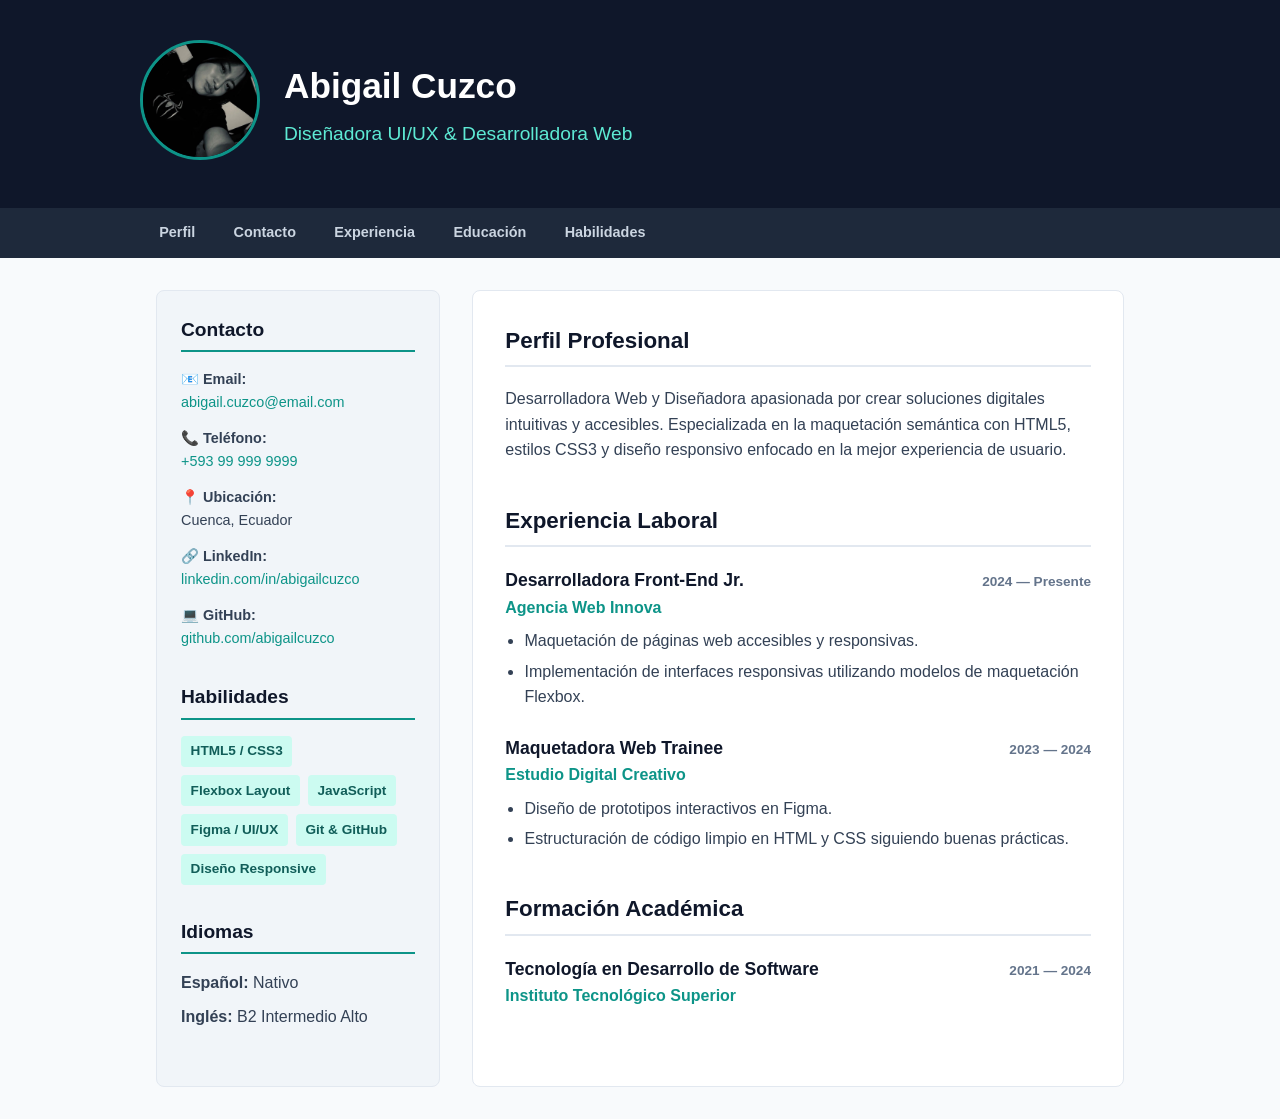
<file: index.html>
<!DOCTYPE html>
<html lang="es">
<head>
    <meta charset="UTF-8">
    <meta name="viewport" content="width=device-width, initial-scale=1.0">
    <title>CV - Abigail Cuzco</title>
    <!-- Enlace al archivo CSS externo -->
    <link rel="stylesheet" href="styles.css">
</head>
<body>

    <!-- ========================================== -->
    <!-- HEADER: Datos Personales (Foto + Nombre)   -->
    <!-- Uso de Flexbox: align-items, justify-content -->
    <!-- ========================================== -->
    <header class="header">
        <div class="header-container">
            <div class="profile-photo">
                <img src="foto.png" alt="Foto de Abigail Cuzco">
            </div>
            <div class="header-text">
                <h1>Abigail Cuzco</h1>
                <p class="job-title">Diseñadora UI/UX & Desarrolladora Web</p>
            </div>
        </div>
    </header>

    <!-- MENÚ DE NAVEGACIÓN (Flexbox: flex-direction, justify-content) -->
    <nav class="nav-bar">
        <ul>
            <li><a href="#perfil">Perfil</a></li>
            <li><a href="#contacto">Contacto</a></li>
            <li><a href="#experiencia">Experiencia</a></li>
            <li><a href="#educacion">Educación</a></li>
            <li><a href="#habilidades">Habilidades</a></li>
        </ul>
    </nav>

    <!-- ========================================== -->
    <!-- CONTENEDOR PRINCIPAL EN DOS COLUMNAS       -->
    <!-- Uso de Flexbox: display: flex, gap         -->
    <!-- ========================================== -->
    <div class="cv-layout">

        <!-- COLUMNA IZQUIERDA: Sidebar (Contacto, Habilidades e Idiomas) -->
        <aside class="sidebar">
            
            <!-- SECCIÓN: Datos de Contacto -->
            <section id="contacto" class="sidebar-section">
                <h2>Contacto</h2>
                <ul class="contact-list">
                    <li>📧 <strong>Email:</strong><br><a href="mailto:abigail.cuzco@email.com">abigail.cuzco@email.com</a></li>
                    <li>📞 <strong>Teléfono:</strong><br><a href="tel:+593999999999">+593 99 999 9999</a></li>
                    <li>📍 <strong>Ubicación:</strong><br>Cuenca, Ecuador</li>
                    <li>🔗 <strong>LinkedIn:</strong><br><a href="https://linkedin.com" target="_blank">linkedin.com/in/abigailcuzco</a></li>
                    <li>💻 <strong>GitHub:</strong><br><a href="https://github.com" target="_blank">github.com/abigailcuzco</a></li>
                </ul>
            </section>

            <!-- SECCIÓN: Habilidades -->
            <section id="habilidades" class="sidebar-section">
                <h2>Habilidades</h2>
                <div class="skills-container">
                    <span class="skill-tag">HTML5 / CSS3</span>
                    <span class="skill-tag">Flexbox Layout</span>
                    <span class="skill-tag">JavaScript</span>
                    <span class="skill-tag">Figma / UI/UX</span>
                    <span class="skill-tag">Git & GitHub</span>
                    <span class="skill-tag">Diseño Responsive</span>
                </div>
            </section>

            <!-- SECCIÓN: Idiomas -->
            <section class="sidebar-section">
                <h2>Idiomas</h2>
                <ul class="info-list">
                    <li><strong>Español:</strong> Nativo</li>
                    <li><strong>Inglés:</strong> B2 Intermedio Alto</li>
                </ul>
            </section>
        </aside>

        <!-- COLUMNA DERECHA: Main Content (Perfil, Experiencia, Educación) -->
        <main class="main-content">

            <!-- Perfil Profesional -->
            <section id="perfil" class="main-section">
                <h2>Perfil Profesional</h2>
                <p>
                    Desarrolladora Web y Diseñadora apasionada por crear soluciones digitales intuitivas y accesibles. Especializada en la maquetación semántica con HTML5, estilos CSS3 y diseño responsivo enfocado en la mejor experiencia de usuario.
                </p>
            </section>

            <!-- Experiencia Laboral -->
            <section id="experiencia" class="main-section">
                <h2>Experiencia Laboral</h2>
                
                <article class="timeline-item">
                    <div class="item-header">
                        <h3>Desarrolladora Front-End Jr.</h3>
                        <span class="item-date">2024 — Presente</span>
                    </div>
                    <p class="company-name">Agencia Web Innova</p>
                    <ul>
                        <li>Maquetación de páginas web accesibles y responsivas.</li>
                        <li>Implementación de interfaces responsivas utilizando modelos de maquetación Flexbox.</li>
                    </ul>
                </article>

                <article class="timeline-item">
                    <div class="item-header">
                        <h3>Maquetadora Web Trainee</h3>
                        <span class="item-date">2023 — 2024</span>
                    </div>
                    <p class="company-name">Estudio Digital Creativo</p>
                    <ul>
                        <li>Diseño de prototipos interactivos en Figma.</li>
                        <li>Estructuración de código limpio en HTML y CSS siguiendo buenas prácticas.</li>
                    </ul>
                </article>
            </section>

            <!-- Formación Académica -->
            <section id="educacion" class="main-section">
                <h2>Formación Académica</h2>
                
                <article class="timeline-item">
                    <div class="item-header">
                        <h3>Tecnología en Desarrollo de Software</h3>
                        <span class="item-date">2021 — 2024</span>
                    </div>
                    <p class="company-name">Instituto Tecnológico Superior</p>
                </article>
            </section>

        </main>

    </div>

</body>
</html>
</file>
<file: styles.css>
/* ==========================================================================
   VARIABLES CSS (Colores, Tipografía y Espacios)
   ========================================================================== */
:root {
    --primary-color: #0f172a;       /* Azul oscuro para encabezados */
    --accent-color: #0d9488;        /* Color verde azulado/Teal de acento */
    --accent-light: #ccfbf1;        /* Fondo para etiquetas de habilidades */
    --bg-main: #f8fafc;             /* Fondo gris muy claro */
    --bg-card: #ffffff;             /* Fondo blanco */
    --bg-sidebar: #f1f5f9;          /* Fondo barra lateral */
    --text-color: #334155;          /* Texto principal */
    --text-muted: #64748b;          /* Texto secundario */
    --border-color: #e2e8f0;        /* Bordes suaves */
    --font-family: 'Inter', sans-serif;
    --line-height: 1.6;
}

/* RESET */
* {
    margin: 0;
    padding: 0;
    box-sizing: border-box;
}

body {
    font-family: var(--font-family);
    background-color: var(--bg-main);
    color: var(--text-color);
    line-height: var(--line-height);
}

/* ==========================================================================
   FLEXBOX EN HEADER
   ========================================================================== */
.header {
    background-color: var(--primary-color);
    color: white;
    padding: 2.5rem 1.5rem;
}

.header-container {
    max-width: 1000px;
    margin: 0 auto;
    /* FLEXBOX */
    display: flex;
    flex-direction: row;             /* Dirección horizontal */
    align-items: center;             /* Alineación vertical al centro */
    justify-content: flex-start;     /* Alineación al inicio */
    gap: 1.5rem;
}

.profile-photo img {
    width: 120px;
    height: 120px;
    border-radius: 50%;
    object-fit: cover;
    border: 3px solid var(--accent-color);
}

.header-text h1 {
    font-size: 2.2rem;
    font-weight: 700;
}

.job-title {
    font-size: 1.2rem;
    color: #5eead4;
    margin-top: 0.25rem;
}

/* ==========================================================================
   FLEXBOX EN MENÚ DE NAVEGACIÓN (NAV)
   ========================================================================== */
.nav-bar {
    background-color: #1e293b;
    position: sticky;
    top: 0;
    z-index: 100;
}

.nav-bar ul {
    max-width: 1000px;
    margin: 0 auto;
    /* FLEXBOX */
    display: flex;
    flex-direction: row;             /* Dirección horizontal */
    justify-content: flex-start;     /* Alineación horizontal */
    list-style: none;
}

.nav-bar a {
    display: block;
    padding: 0.85rem 1.2rem;
    color: #cbd5e1;
    text-decoration: none;
    font-weight: 600;
    font-size: 0.9rem;
    transition: background 0.3s;
}

.nav-bar a:hover {
    background-color: var(--accent-color);
    color: white;
}

/* ==========================================================================
   LAYOUT PRINCIPAL EN DOS COLUMNAS (FLEXBOX)
   ========================================================================== */
.cv-layout {
    max-width: 1000px;
    margin: 2rem auto;
    /* FLEXBOX OBLIGATORIO */
    display: flex;
    flex-direction: row;             /* Columna izquierda y derecha */
    justify-content: space-between;  /* Distribución de espacio */
    gap: 2rem;
    padding: 0 1rem;
}

/* Columna Izquierda (Sidebar) */
.sidebar {
    flex: 1;                         /* Ocupa 1 parte proporcional */
    background-color: var(--bg-sidebar);
    padding: 1.5rem;
    border-radius: 8px;
    border: 1px solid var(--border-color);
    height: fit-content;
}

.sidebar-section {
    margin-bottom: 2rem;
}

.sidebar-section h2 {
    font-size: 1.2rem;
    color: var(--primary-color);
    border-bottom: 2px solid var(--accent-color);
    padding-bottom: 0.3rem;
    margin-bottom: 1rem;
}

/* Estilos de Contacto */
.contact-list {
    list-style: none;
}

.contact-list li {
    margin-bottom: 0.8rem;
    font-size: 0.9rem;
    word-break: break-all;
}

.contact-list a {
    color: var(--accent-color);
    text-decoration: none;
    font-weight: 500;
}

.contact-list a:hover {
    text-decoration: underline;
}

/* Flexbox para Etiquetas de Habilidades */
.skills-container {
    display: flex;
    flex-direction: row;
    flex-wrap: wrap;                 /* Permite saltar de línea */
    gap: 0.5rem;
}

.skill-tag {
    background-color: var(--accent-light);
    color: #115e59;
    padding: 0.3rem 0.6rem;
    border-radius: 4px;
    font-size: 0.85rem;
    font-weight: 600;
}

.info-list {
    list-style: none;
}

.info-list li {
    margin-bottom: 0.5rem;
}

/* Columna Derecha (Contenido Principal) */
.main-content {
    flex: 2.5;                       /* Ocupa 2.5 partes proporcionales */
    background-color: var(--bg-card);
    padding: 2rem;
    border-radius: 8px;
    border: 1px solid var(--border-color);
}

.main-section {
    margin-bottom: 2.5rem;
}

.main-section h2 {
    font-size: 1.4rem;
    color: var(--primary-color);
    border-bottom: 2px solid var(--border-color);
    padding-bottom: 0.4rem;
    margin-bottom: 1.2rem;
}

.timeline-item {
    margin-bottom: 1.5rem;
}

/* FLEXBOX EN ENCABEZADO DE CADA EXPERIENCIA */
.item-header {
    display: flex;
    flex-direction: row;
    justify-content: space-between;  /* Título a la izquierda, fecha a la derecha */
    align-items: baseline;           /* Alineación en la base del texto */
}

.item-header h3 {
    font-size: 1.1rem;
    color: var(--primary-color);
}

.item-date {
    font-size: 0.85rem;
    color: var(--text-muted);
    font-weight: 600;
}

.company-name {
    font-weight: 600;
    color: var(--accent-color);
    margin-bottom: 0.5rem;
}

.main-content ul {
    margin-left: 1.2rem;
}

.main-content li {
    margin-bottom: 0.3rem;
}

/* ==========================================================================
   FOOTER
   ========================================================================== */
.footer {
    background-color: var(--primary-color);
    color: white;
    text-align: center;
    padding: 1.5rem 1rem;
    margin-top: 3rem;
}

.copyright {
    font-size: 0.85rem;
    color: #94a3b8;
}

/* ==========================================================================
   RESPONSIVE (Adaptación a móviles)
   ========================================================================== */
@media (max-width: 768px) {
    .header-container {
        flex-direction: column;      /* Pasa a vertical en móviles */
        text-align: center;
    }

    .cv-layout {
        flex-direction: column;      /* Pasa de 2 columnas a 1 columna */
    }

    .sidebar, .main-content {
        width: 100%;
    }
}
</file>
<file: css.css>
/* ==========================================================================
   VARIABLES CSS (Colores, Tipografía y Espacios)
   ========================================================================== */
:root {
    --primary-color: #0f172a;       /* Azul oscuro para encabezados */
    --accent-color: #0d9488;        /* Color verde azulado/Teal de acento */
    --accent-light: #ccfbf1;        /* Fondo para etiquetas de habilidades */
    --bg-main: #f8fafc;             /* Fondo gris muy claro */
    --bg-card: #ffffff;             /* Fondo blanco */
    --bg-sidebar: #f1f5f9;          /* Fondo barra lateral */
    --text-color: #334155;          /* Texto principal */
    --text-muted: #64748b;          /* Texto secundario */
    --border-color: #e2e8f0;        /* Bordes suaves */
    --font-family: 'Inter', sans-serif;
    --line-height: 1.6;
}

/* RESET */
* {
    margin: 0;
    padding: 0;
    box-sizing: border-box;
}

body {
    font-family: var(--font-family);
    background-color: var(--bg-main);
    color: var(--text-color);
    line-height: var(--line-height);
}

/* ==========================================================================
   FLEXBOX EN HEADER
   ========================================================================== */
.header {
    background-color: var(--primary-color);
    color: white;
    padding: 2.5rem 1.5rem;
}

.header-container {
    max-width: 1000px;
    margin: 0 auto;
    /* FLEXBOX */
    display: flex;
    flex-direction: row;             /* Dirección horizontal */
    align-items: center;             /* Alineación vertical al centro */
    justify-content: flex-start;     /* Alineación al inicio */
    gap: 1.5rem;
}

.profile-photo img {
    width: 120px;
    height: 120px;
    border-radius: 50%;
    object-fit: cover;
    border: 3px solid var(--accent-color);
}

.header-text h1 {
    font-size: 2.2rem;
    font-weight: 700;
}

.job-title {
    font-size: 1.2rem;
    color: #5eead4;
    margin-top: 0.25rem;
}

/* ==========================================================================
   FLEXBOX EN MENÚ DE NAVEGACIÓN (NAV)
   ========================================================================== */
.nav-bar {
    background-color: #1e293b;
    position: sticky;
    top: 0;
    z-index: 100;
}

.nav-bar ul {
    max-width: 1000px;
    margin: 0 auto;
    /* FLEXBOX */
    display: flex;
    flex-direction: row;             /* Dirección horizontal */
    justify-content: flex-start;     /* Alineación horizontal */
    list-style: none;
}

.nav-bar a {
    display: block;
    padding: 0.85rem 1.2rem;
    color: #cbd5e1;
    text-decoration: none;
    font-weight: 600;
    font-size: 0.9rem;
    transition: background 0.3s;
}

.nav-bar a:hover {
    background-color: var(--accent-color);
    color: white;
}

/* ==========================================================================
   LAYOUT PRINCIPAL EN DOS COLUMNAS (FLEXBOX)
   ========================================================================== */
.cv-layout {
    max-width: 1000px;
    margin: 2rem auto;
    /* FLEXBOX OBLIGATORIO */
    display: flex;
    flex-direction: row;             /* Columna izquierda y derecha */
    justify-content: space-between;  /* Distribución de espacio */
    gap: 2rem;
    padding: 0 1rem;
}

/* Columna Izquierda (Sidebar) */
.sidebar {
    flex: 1;                         /* Ocupa 1 parte proporcional */
    background-color: var(--bg-sidebar);
    padding: 1.5rem;
    border-radius: 8px;
    border: 1px solid var(--border-color);
    height: fit-content;
}

.sidebar-section {
    margin-bottom: 2rem;
}

.sidebar-section h2 {
    font-size: 1.2rem;
    color: var(--primary-color);
    border-bottom: 2px solid var(--accent-color);
    padding-bottom: 0.3rem;
    margin-bottom: 1rem;
}

/* Estilos de Contacto */
.contact-list {
    list-style: none;
}

.contact-list li {
    margin-bottom: 0.8rem;
    font-size: 0.9rem;
    word-break: break-all;
}

.contact-list a {
    color: var(--accent-color);
    text-decoration: none;
    font-weight: 500;
}

.contact-list a:hover {
    text-decoration: underline;
}

/* Flexbox para Etiquetas de Habilidades */
.skills-container {
    display: flex;
    flex-direction: row;
    flex-wrap: wrap;                 /* Permite saltar de línea */
    gap: 0.5rem;
}

.skill-tag {
    background-color: var(--accent-light);
    color: #115e59;
    padding: 0.3rem 0.6rem;
    border-radius: 4px;
    font-size: 0.85rem;
    font-weight: 600;
}

.info-list {
    list-style: none;
}

.info-list li {
    margin-bottom: 0.5rem;
}

/* Columna Derecha (Contenido Principal) */
.main-content {
    flex: 2.5;                       /* Ocupa 2.5 partes proporcionales */
    background-color: var(--bg-card);
    padding: 2rem;
    border-radius: 8px;
    border: 1px solid var(--border-color);
}

.main-section {
    margin-bottom: 2.5rem;
}

.main-section h2 {
    font-size: 1.4rem;
    color: var(--primary-color);
    border-bottom: 2px solid var(--border-color);
    padding-bottom: 0.4rem;
    margin-bottom: 1.2rem;
}

.timeline-item {
    margin-bottom: 1.5rem;
}

/* FLEXBOX EN ENCABEZADO DE CADA EXPERIENCIA */
.item-header {
    display: flex;
    flex-direction: row;
    justify-content: space-between;  /* Título a la izquierda, fecha a la derecha */
    align-items: baseline;           /* Alineación en la base del texto */
}

.item-header h3 {
    font-size: 1.1rem;
    color: var(--primary-color);
}

.item-date {
    font-size: 0.85rem;
    color: var(--text-muted);
    font-weight: 600;
}

.company-name {
    font-weight: 600;
    color: var(--accent-color);
    margin-bottom: 0.5rem;
}

.main-content ul {
    margin-left: 1.2rem;
}

.main-content li {
    margin-bottom: 0.3rem;
}

/* ==========================================================================
   FOOTER
   ========================================================================== */
.footer {
    background-color: var(--primary-color);
    color: white;
    text-align: center;
    padding: 1.5rem 1rem;
    margin-top: 3rem;
}

.copyright {
    font-size: 0.85rem;
    color: #94a3b8;
}

/* ==========================================================================
   RESPONSIVE (Adaptación a móviles)
   ========================================================================== */
@media (max-width: 768px) {
    .header-container {
        flex-direction: column;      /* Pasa a vertical en móviles */
        text-align: center;
    }

    .cv-layout {
        flex-direction: column;      /* Pasa de 2 columnas a 1 columna */
    }

    .sidebar, .main-content {
        width: 100%;
    }
}
</file>
